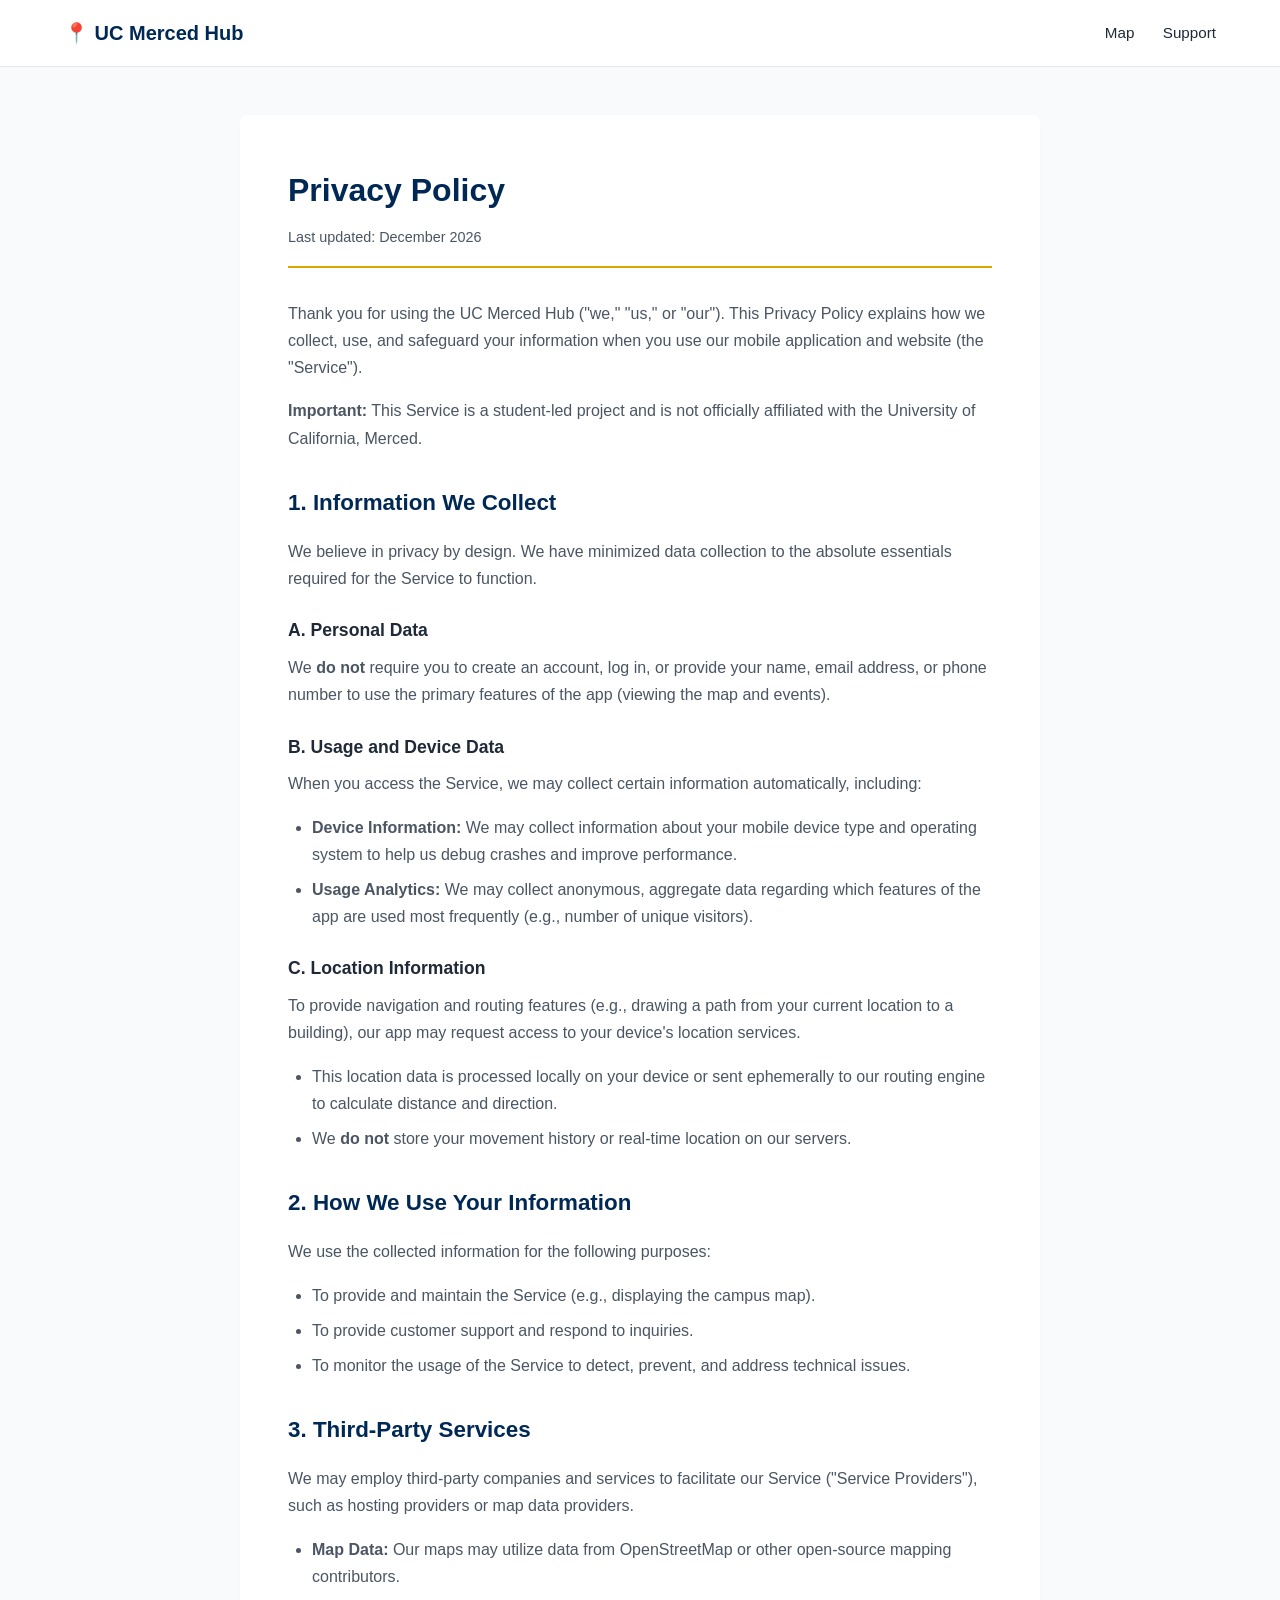
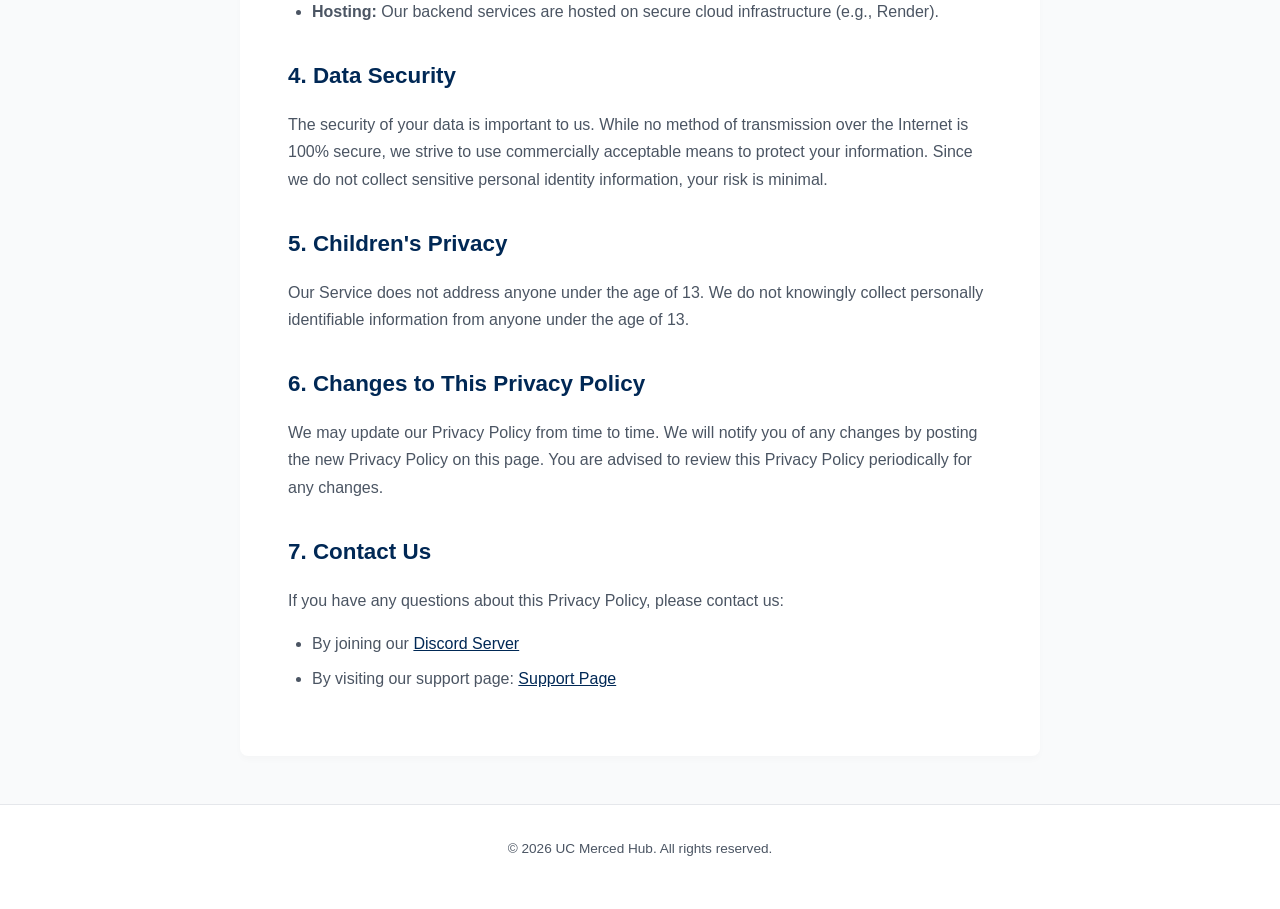
<file: privacy_policy/index.html>
<!DOCTYPE html>
<html lang="en">
<head>
    <meta charset="UTF-8">
    <meta name="viewport" content="width=device-width, initial-scale=1.0">
    <title>Privacy Policy - UC Merced Hub</title>
    <style>
        :root {
            /* Branding Colors */
            --primary-blue: #002855;
            --primary-gold: #DAA900;
            --text-dark: #1f2937;
            --text-light: #4b5563;
            --bg-body: #f9fafb;
            --white: #ffffff;
            --border-color: #e5e7eb;
        }

        * {
            margin: 0;
            padding: 0;
            box-sizing: border-box;
            font-family: -apple-system, BlinkMacSystemFont, "Segoe UI", Roboto, Helvetica, Arial, sans-serif;
        }

        body {
            background-color: var(--bg-body);
            color: var(--text-dark);
            line-height: 1.7;
            display: flex;
            flex-direction: column;
            min-height: 100vh;
        }

        /* --- Navigation --- */
        nav {
            background-color: var(--white);
            border-bottom: 1px solid var(--border-color);
            padding: 1rem 5%;
            display: flex;
            justify-content: space-between;
            align-items: center;
            position: sticky;
            top: 0;
            z-index: 100;
        }

        .nav-logo {
            font-weight: 700;
            font-size: 1.25rem;
            color: var(--primary-blue);
            text-decoration: none;
        }

        .nav-links a {
            color: var(--text-dark);
            text-decoration: none;
            margin-left: 1.5rem;
            font-size: 0.95rem;
            transition: color 0.2s;
        }

        .nav-links a:hover {
            color: var(--primary-blue);
        }

        /* --- Policy Container --- */
        .container {
            max-width: 800px;
            margin: 3rem auto;
            background: var(--white);
            padding: 3rem;
            border-radius: 8px;
            box-shadow: 0 4px 6px rgba(0,0,0,0.02);
            width: 90%;
        }

        h1 {
            font-size: 2rem;
            color: var(--primary-blue);
            margin-bottom: 0.5rem;
        }

        .last-updated {
            color: var(--text-light);
            font-size: 0.9rem;
            margin-bottom: 2rem;
            display: block;
            border-bottom: 2px solid var(--primary-gold);
            padding-bottom: 1rem;
            width: 100%;
        }

        h2 {
            font-size: 1.4rem;
            color: var(--primary-blue);
            margin-top: 2rem;
            margin-bottom: 1rem;
        }

        h3 {
            font-size: 1.1rem;
            margin-top: 1.5rem;
            margin-bottom: 0.5rem;
            color: var(--text-dark);
        }

        p {
            margin-bottom: 1rem;
            color: var(--text-light);
        }

        ul {
            margin-left: 1.5rem;
            margin-bottom: 1rem;
            color: var(--text-light);
        }

        li {
            margin-bottom: 0.5rem;
        }

        a {
            color: var(--primary-blue);
            text-decoration: underline;
        }

        /* --- Footer --- */
        footer {
            background-color: var(--white);
            padding: 2rem 5%;
            text-align: center;
            border-top: 1px solid var(--border-color);
            margin-top: auto;
            font-size: 0.85rem;
            color: var(--text-light);
        }

        /* Mobile Adjustments */
        @media (max-width: 600px) {
            .container { padding: 1.5rem; margin: 1.5rem auto; }
            h1 { font-size: 1.75rem; }
            nav { padding: 1rem; }
        }
    </style>
</head>
<body>

    <nav>
        <a href="https://campusmap.ucmercedhub.com" class="nav-logo">
            📍 UC Merced Hub
        </a>
        <div class="nav-links">
            <a href="https://campusmap.ucmercedhub.com">Map</a>
            <a href="https://campusmap.ucmercedhub.com/support">Support</a>
        </div>
    </nav>

    <div class="container">
        <h1>Privacy Policy</h1>
        <span class="last-updated" id="date-display">Last updated: February 2026</span>

        <p>
            Thank you for using the UC Merced Hub ("we," "us," or "our"). This Privacy Policy explains how we collect, use, and safeguard your information when you use our mobile application and website (the "Service").
        </p>
        <p>
            <strong>Important:</strong> This Service is a student-led project and is not officially affiliated with the University of California, Merced.
        </p>

        <h2>1. Information We Collect</h2>
        <p>We believe in privacy by design. We have minimized data collection to the absolute essentials required for the Service to function.</p>

        <h3>A. Personal Data</h3>
        <p>
            We <strong>do not</strong> require you to create an account, log in, or provide your name, email address, or phone number to use the primary features of the app (viewing the map and events).
        </p>

        <h3>B. Usage and Device Data</h3>
        <p>
            When you access the Service, we may collect certain information automatically, including:
        </p>
        <ul>
            <li><strong>Device Information:</strong> We may collect information about your mobile device type and operating system to help us debug crashes and improve performance.</li>
            <li><strong>Usage Analytics:</strong> We may collect anonymous, aggregate data regarding which features of the app are used most frequently (e.g., number of unique visitors).</li>
        </ul>

        <h3>C. Location Information</h3>
        <p>
            To provide navigation and routing features (e.g., drawing a path from your current location to a building), our app may request access to your device's location services.
        </p>
        <ul>
            <li>This location data is processed locally on your device or sent ephemerally to our routing engine to calculate distance and direction.</li>
            <li>We <strong>do not</strong> store your movement history or real-time location on our servers.</li>
        </ul>

        <h2>2. How We Use Your Information</h2>
        <p>We use the collected information for the following purposes:</p>
        <ul>
            <li>To provide and maintain the Service (e.g., displaying the campus map).</li>
            <li>To provide customer support and respond to inquiries.</li>
            <li>To monitor the usage of the Service to detect, prevent, and address technical issues.</li>
        </ul>

        <h2>3. Third-Party Services</h2>
        <p>We may employ third-party companies and services to facilitate our Service ("Service Providers"), such as hosting providers or map data providers.</p>
        <ul>
            <li><strong>Map Data:</strong> Our maps may utilize data from OpenStreetMap or other open-source mapping contributors.</li>
            <li><strong>Hosting:</strong> Our backend services are hosted on secure cloud infrastructure (e.g., Render).</li>
        </ul>

        <h2>4. Data Security</h2>
        <p>
            The security of your data is important to us. While no method of transmission over the Internet is 100% secure, we strive to use commercially acceptable means to protect your information. Since we do not collect sensitive personal identity information, your risk is minimal.
        </p>

        <h2>5. Children's Privacy</h2>
        <p>
            Our Service does not address anyone under the age of 13. We do not knowingly collect personally identifiable information from anyone under the age of 13.
        </p>

        <h2>6. Changes to This Privacy Policy</h2>
        <p>
            We may update our Privacy Policy from time to time. We will notify you of any changes by posting the new Privacy Policy on this page. You are advised to review this Privacy Policy periodically for any changes.
        </p>

        <h2>7. Contact Us</h2>
        <p>If you have any questions about this Privacy Policy, please contact us:</p>
        <ul>
            <li>By joining our <a href="https://discord.gg/zuXadbnRH4">Discord Server</a></li>
            <li>By visiting our support page: <a href="https://campusmap.ucmercedhub.com/support">Support Page</a></li>
        </ul>
    </div>

    <footer>
        <p>&copy; 2026 UC Merced Hub. All rights reserved.</p>
    </footer>

    <script>
        // Automatically set the date to the current month/year
        const dateDisplay = document.getElementById('date-display');
        const now = new Date();
        const options = { year: 'numeric', month: 'long' };
        dateDisplay.innerText = `Last updated: ${now.toLocaleDateString('en-US', options)}`;
    </script>
</body>
</html>
</file>
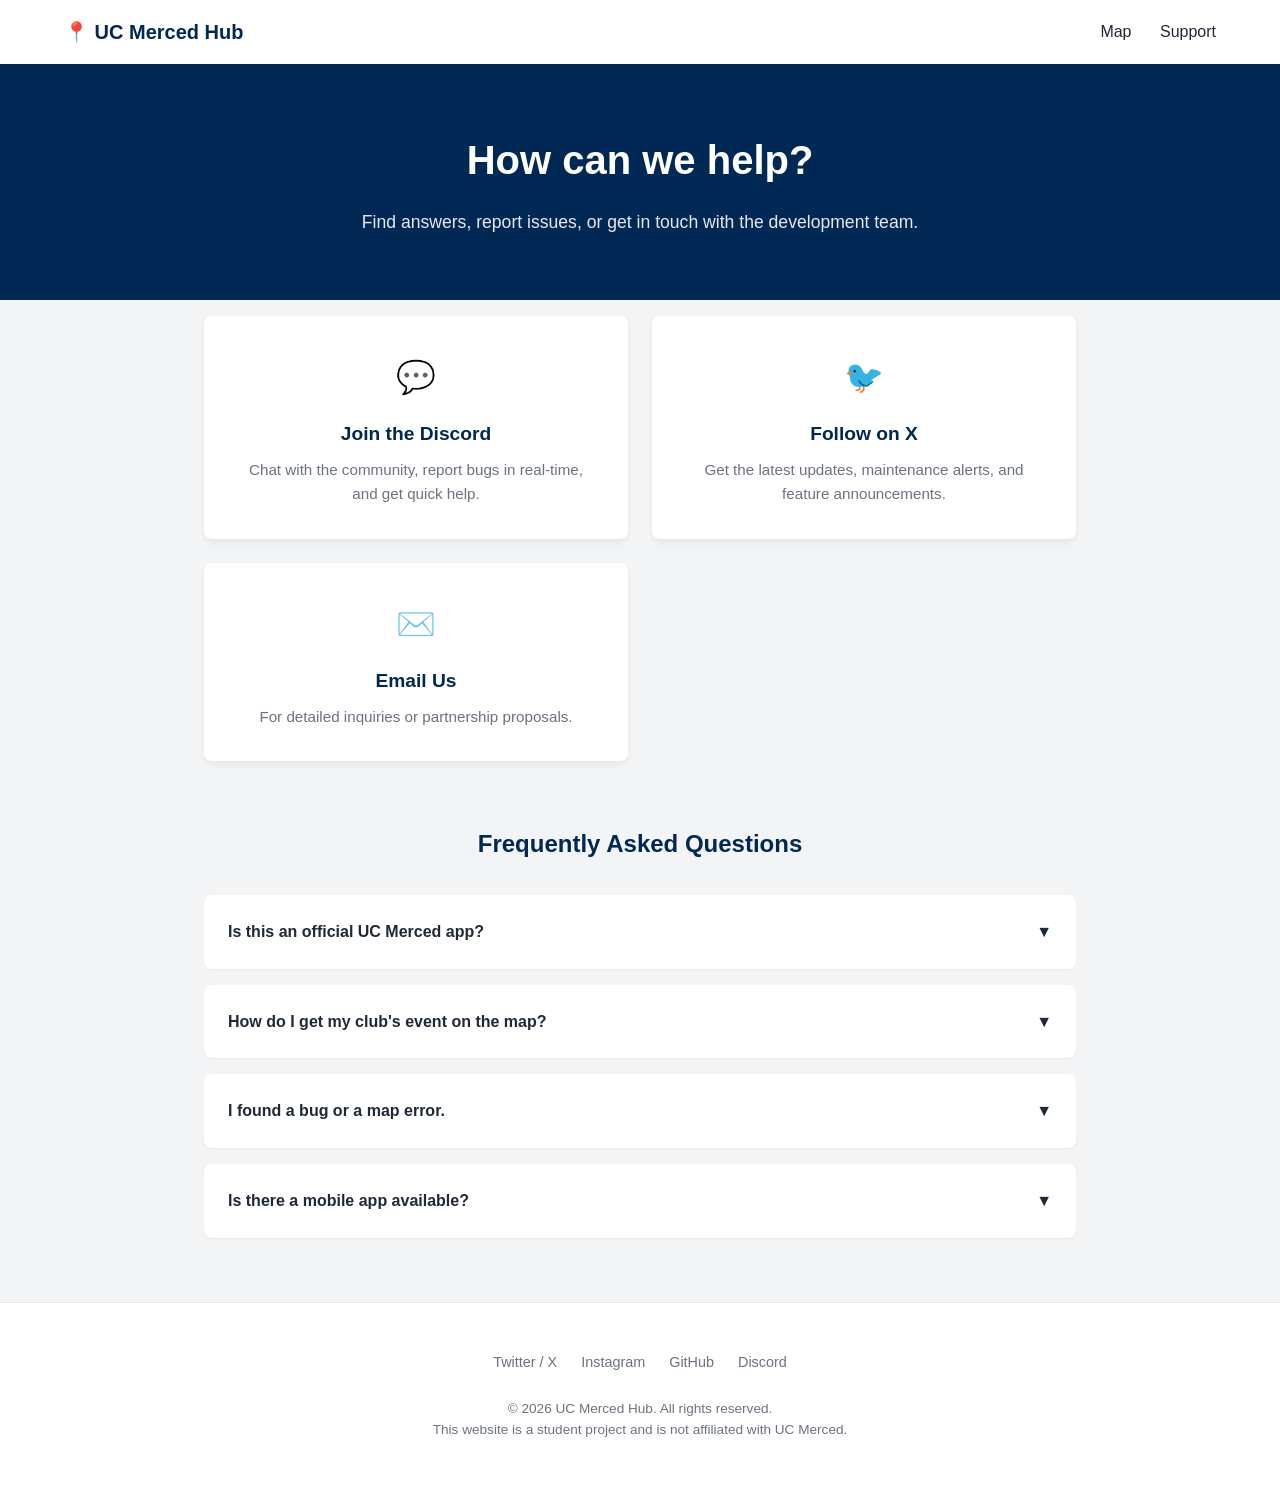
<file: support/index.html>
<!DOCTYPE html>
<html lang="en">
<head>
    <meta charset="UTF-8">
    <meta name="viewport" content="width=device-width, initial-scale=1.0">
    <title>Support - UC Merced Hub</title>
    <style>
        :root {
            /* UC Merced Inspired Colors */
            --primary-blue: #002855;
            --primary-gold: #DAA900;
            --secondary-blue: #004B87;
            --text-dark: #1f2937;
            --text-light: #6b7280;
            --bg-light: #f3f4f6;
            --white: #ffffff;
            --border-radius: 8px;
            --transition: all 0.3s ease;
        }

        * {
            margin: 0;
            padding: 0;
            box-sizing: border-box;
            font-family: -apple-system, BlinkMacSystemFont, "Segoe UI", Roboto, Helvetica, Arial, sans-serif;
        }

        body {
            background-color: var(--bg-light);
            color: var(--text-dark);
            line-height: 1.6;
            display: flex;
            flex-direction: column;
            min-height: 100vh;
        }

        /* --- Navigation --- */
        nav {
            background-color: var(--white);
            box-shadow: 0 1px 3px rgba(0,0,0,0.1);
            padding: 1rem 5%;
            display: flex;
            justify-content: space-between;
            align-items: center;
            position: sticky;
            top: 0;
            z-index: 100;
        }

        .nav-logo {
            font-weight: 700;
            font-size: 1.25rem;
            color: var(--primary-blue);
            text-decoration: none;
            display: flex;
            align-items: center;
            gap: 0.5rem;
        }

        .nav-links a {
            color: var(--text-dark);
            text-decoration: none;
            margin-left: 1.5rem;
            font-weight: 500;
            transition: var(--transition);
        }

        .nav-links a:hover {
            color: var(--primary-blue);
        }

        /* --- Hero Section --- */
        .hero {
            background-color: var(--primary-blue);
            color: var(--white);
            padding: 4rem 5%;
            text-align: center;
        }

        .hero h1 {
            font-size: 2.5rem;
            margin-bottom: 1rem;
        }

        .hero p {
            font-size: 1.1rem;
            opacity: 0.9;
            max-width: 600px;
            margin: 0 auto;
        }

        /* --- Main Content --- */
        main {
            flex: 1;
            padding: 3rem 5%;
            max-width: 1000px;
            margin: 0 auto;
            width: 100%;
        }

        /* --- Quick Links Grid --- */
        .support-grid {
            display: grid;
            grid-template-columns: repeat(auto-fit, minmax(280px, 1fr));
            gap: 1.5rem;
            margin-bottom: 4rem;
            margin-top: -2rem; /* Overlap hero slightly */
        }

        .support-card {
            background: var(--white);
            padding: 2rem;
            border-radius: var(--border-radius);
            box-shadow: 0 4px 6px rgba(0,0,0,0.05);
            text-align: center;
            transition: var(--transition);
            text-decoration: none;
            color: inherit;
            border-top: 4px solid transparent;
        }

        .support-card:hover {
            transform: translateY(-5px);
            box-shadow: 0 10px 15px rgba(0,0,0,0.1);
            border-top: 4px solid var(--primary-gold);
        }

        .icon {
            font-size: 2rem;
            margin-bottom: 1rem;
            display: block;
        }

        .card-title {
            font-weight: 700;
            font-size: 1.2rem;
            margin-bottom: 0.5rem;
            color: var(--primary-blue);
        }

        .card-desc {
            color: var(--text-light);
            font-size: 0.95rem;
        }

        /* --- FAQ Section --- */
        .faq-section h2 {
            text-align: center;
            margin-bottom: 2rem;
            color: var(--primary-blue);
        }

        .faq-item {
            background: var(--white);
            border-radius: var(--border-radius);
            margin-bottom: 1rem;
            box-shadow: 0 1px 2px rgba(0,0,0,0.05);
            overflow: hidden;
        }

        .faq-question {
            padding: 1.5rem;
            cursor: pointer;
            display: flex;
            justify-content: space-between;
            align-items: center;
            font-weight: 600;
            color: var(--text-dark);
        }

        .faq-question:hover {
            background-color: #f9fafb;
        }

        .faq-answer {
            padding: 0 1.5rem;
            max-height: 0;
            overflow: hidden;
            transition: max-height 0.3s ease-out, padding 0.3s ease;
            color: var(--text-light);
            line-height: 1.6;
        }

        .faq-item.active .faq-answer {
            padding-bottom: 1.5rem;
            max-height: 500px; /* Arbitrary large height */
        }

        .faq-toggle {
            transition: transform 0.3s ease;
        }

        .faq-item.active .faq-toggle {
            transform: rotate(180deg);
        }

        /* --- Footer --- */
        footer {
            background-color: var(--white);
            padding: 3rem 5%;
            text-align: center;
            border-top: 1px solid #e5e7eb;
            margin-top: auto;
        }

        .social-links {
            margin-bottom: 1.5rem;
            display: flex;
            justify-content: center;
            gap: 1.5rem;
        }

        .social-links a {
            color: var(--text-light);
            text-decoration: none;
            font-size: 0.9rem;
            transition: var(--transition);
        }

        .social-links a:hover {
            color: var(--primary-blue);
        }

        .footer-text {
            color: var(--text-light);
            font-size: 0.85rem;
            max-width: 600px;
            margin: 0 auto;
        }

        /* Mobile Adjustments */
        @media (max-width: 600px) {
            .hero h1 { font-size: 2rem; }
            .support-grid { margin-top: 1rem; }
        }
    </style>
</head>
<body>

    <nav>
        <a href="https://campusmap.ucmercedhub.com" class="nav-logo">
            📍 UC Merced Hub
        </a>
        <div class="nav-links">
            <a href="https://campusmap.ucmercedhub.com/events">Map</a>
            <a href="#">Support</a>
        </div>
    </nav>

    <section class="hero">
        <h1>How can we help?</h1>
        <p>Find answers, report issues, or get in touch with the development team.</p>
    </section>

    <main>
        <div class="support-grid">
            <a href="https://discord.gg/zuXadbnRH4" target="_blank" class="support-card">
                <span class="icon">💬</span>
                <div class="card-title">Join the Discord</div>
                <div class="card-desc">Chat with the community, report bugs in real-time, and get quick help.</div>
            </a>

            <a href="https://x.com/mapucmerced" target="_blank" class="support-card">
                <span class="icon">🐦</span>
                <div class="card-title">Follow on X</div>
                <div class="card-desc">Get the latest updates, maintenance alerts, and feature announcements.</div>
            </a>

            <a href="mailto:contact@ucmercedhub.com" class="support-card">
                <span class="icon">✉️</span>
                <div class="card-title">Email Us</div>
                <div class="card-desc">For detailed inquiries or partnership proposals.</div>
            </a>
        </div>

        <div class="faq-section">
            <h2>Frequently Asked Questions</h2>

            <div class="faq-item">
                <div class="faq-question">
                    Is this an official UC Merced app?
                    <span class="faq-toggle">▼</span>
                </div>
                <div class="faq-answer">
                    No. The UC Merced Events Map is a student-led project designed to help the campus community. We are not officially affiliated with the University of California, Merced administration.
                </div>
            </div>

            <div class="faq-item">
                <div class="faq-question">
                    How do I get my club's event on the map?
                    <span class="faq-toggle">▼</span>
                </div>
                <div class="faq-answer">
                    Currently, we aggregate public events from various campus sources. If you want to ensure your club's event is featured, please join our <a href="https://discord.gg/zuXadbnRH4">Discord server</a> and post in the requests channel, or DM us on Instagram.
                </div>
            </div>

            <div class="faq-item">
                <div class="faq-question">
                    I found a bug or a map error.
                    <span class="faq-toggle">▼</span>
                </div>
                <div class="faq-answer">
                    We appreciate your help! The fastest way to report a bug is via our Discord server in the #bug-reports channel. You can also message us on X (Twitter) or Instagram.
                </div>
            </div>

            <div class="faq-item">
                <div class="faq-question">
                    Is there a mobile app available?
                    <span class="faq-toggle">▼</span>
                </div>
                <div class="faq-answer">
                    Yes! We are currently working on an iOS application that will be available on the App Store soon. It will feature the interactive events map and walking directions.
                </div>
            </div>
        </div>
    </main>

    <footer>
        <div class="social-links">
            <a href="https://x.com/mapucmerced" target="_blank">Twitter / X</a>
            <a href="https://www.instagram.com/mapucmerced/" target="_blank">Instagram</a>
            <a href="https://github.com/herreraflavio/campusmap_frontend" target="_blank">GitHub</a>
            <a href="https://discord.gg/zuXadbnRH4" target="_blank">Discord</a>
        </div>
        <p class="footer-text">
            &copy; 2026 UC Merced Hub. All rights reserved.<br>
            This website is a student project and is not affiliated with UC Merced.
        </p>
    </footer>

    <script>
        // Simple Vanilla JS for Accordion Functionality
        document.addEventListener('DOMContentLoaded', () => {
            const faqItems = document.querySelectorAll('.faq-item');

            faqItems.forEach(item => {
                const question = item.querySelector('.faq-question');
                
                question.addEventListener('click', () => {
                    // Toggle current item
                    item.classList.toggle('active');

                    // Optional: Close other items (Accordion style)
                    faqItems.forEach(otherItem => {
                        if (otherItem !== item && otherItem.classList.contains('active')) {
                            otherItem.classList.remove('active');
                        }
                    });
                });
            });
        });
    </script>
</body>
</html>
</file>
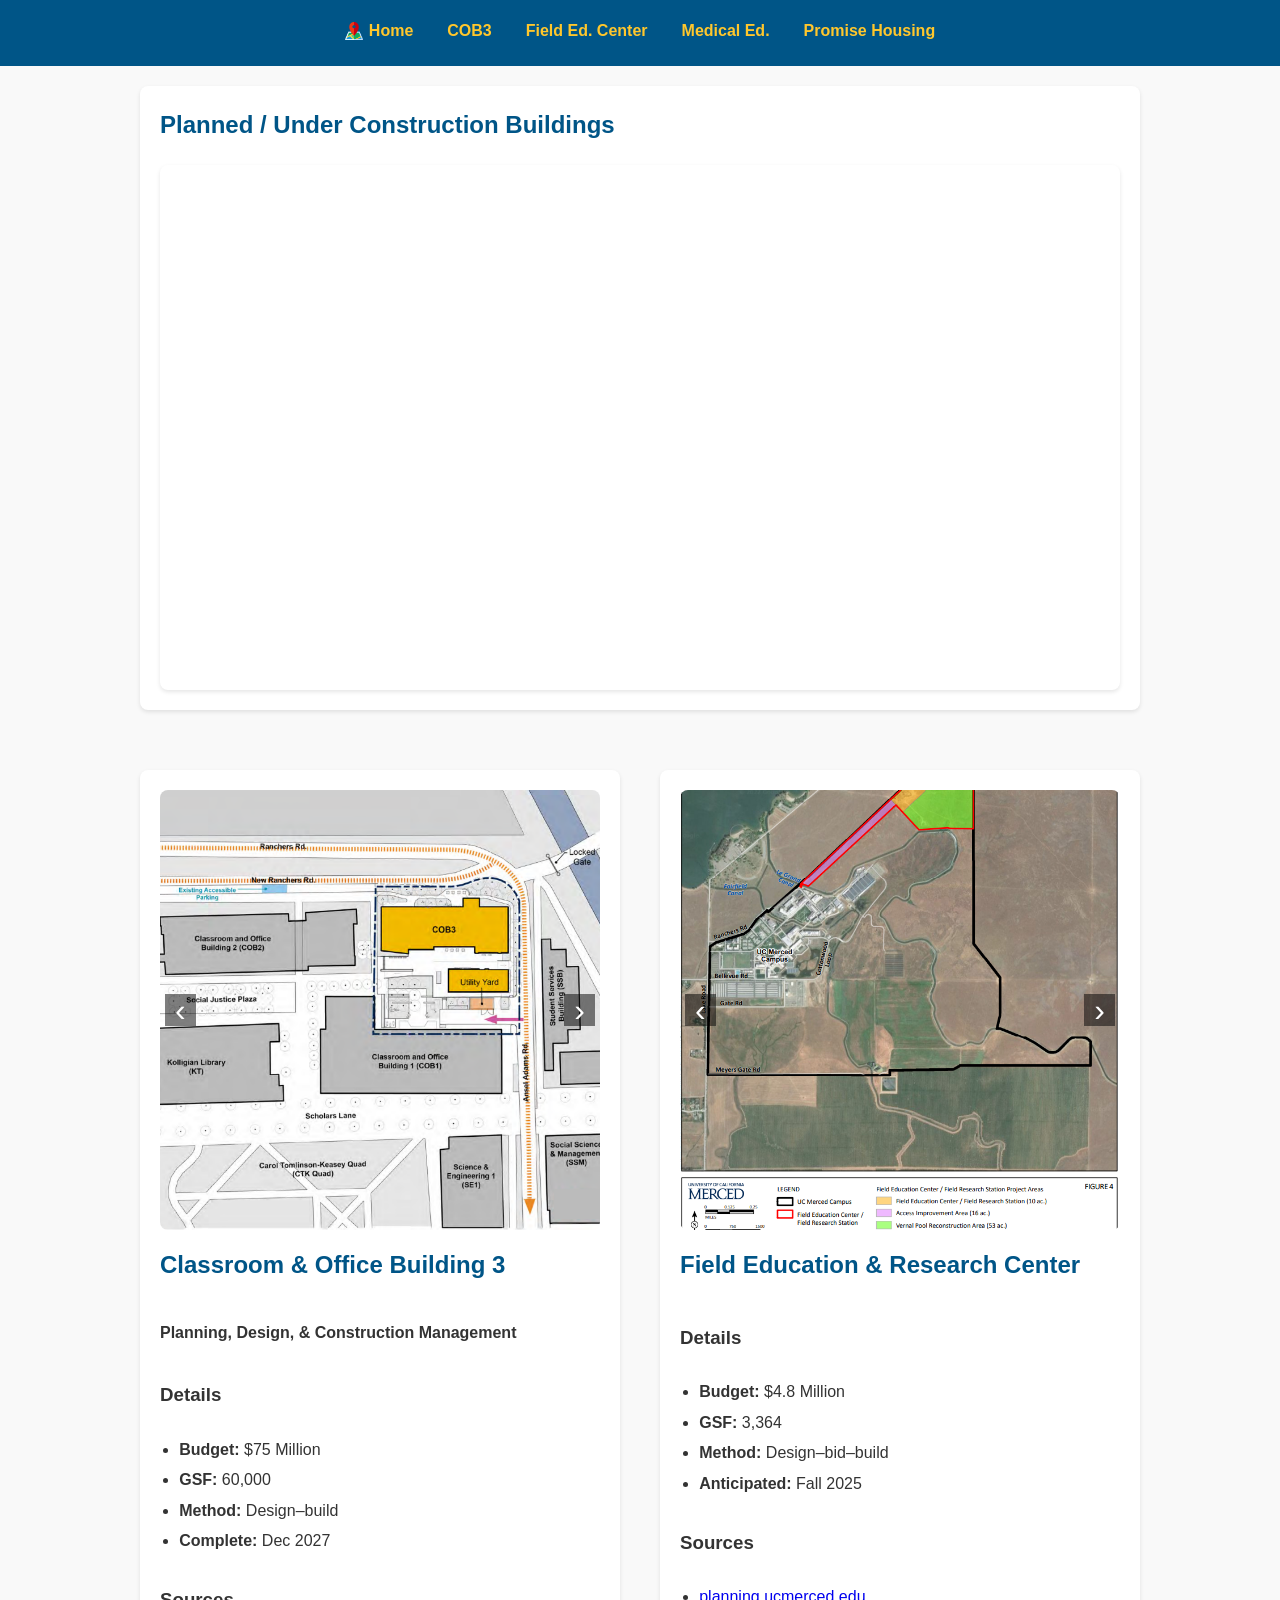
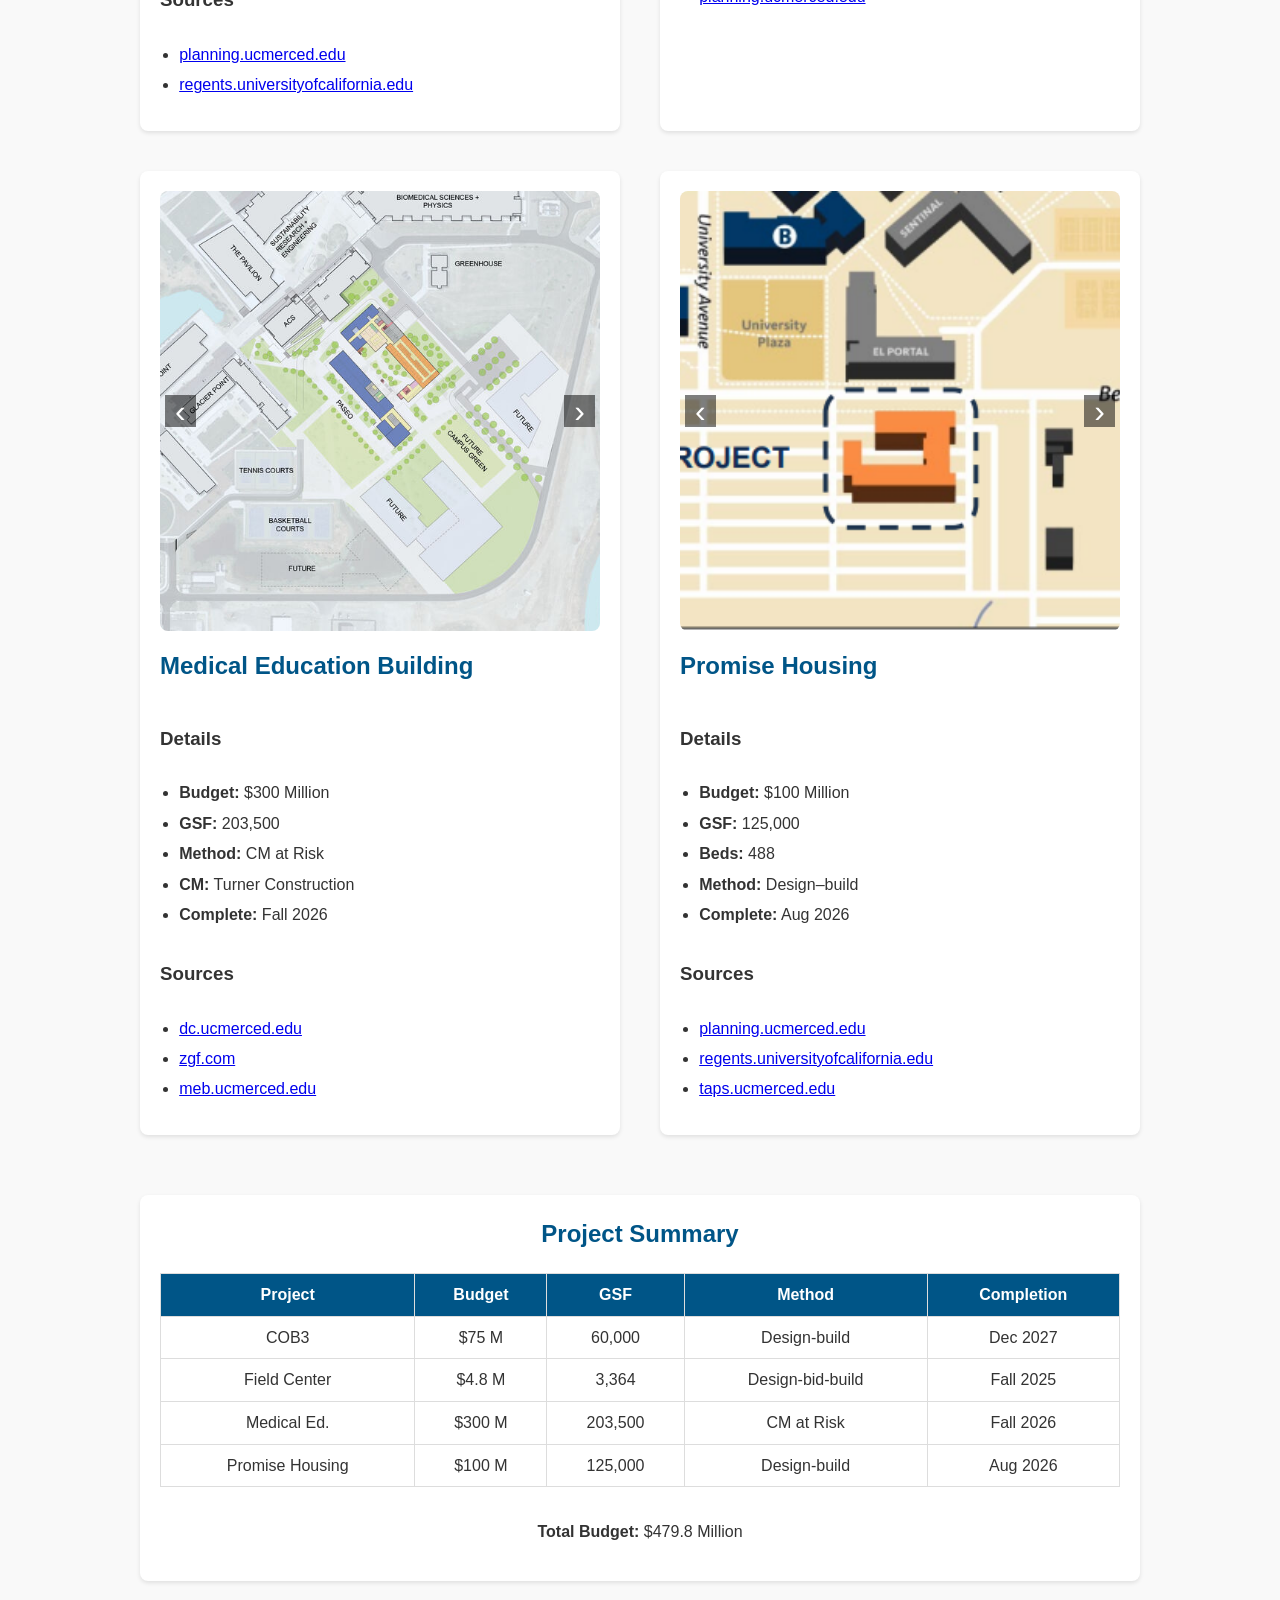
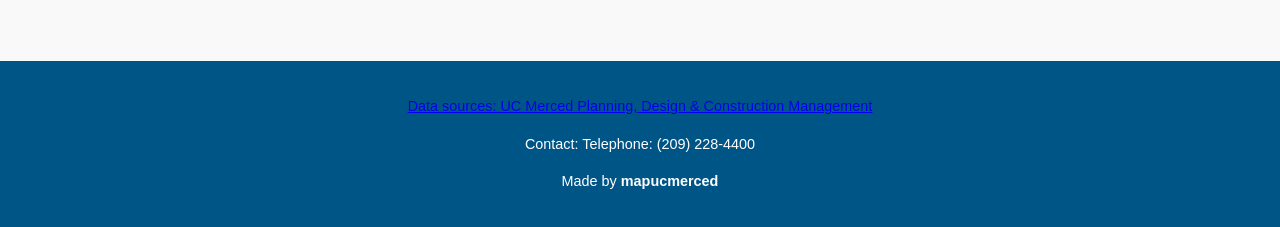
<file: maps/construction/construction.html>
<!DOCTYPE html>
<html lang="en">
  <head>
    <meta charset="UTF-8" />
    <meta name="viewport" content="width=device-width, initial-scale=1.0" />
    <title>UC Merced Major Projects</title>

<meta name="theme-color" content="#ffffff" />

    <meta
      name="description"
      content="A UC Merced-themed hub for interactive maps and campus insights, including real-time events, daily crime & fire logs, planned/under-construction projects, and residence halls."
    />
    <meta name="robots" content="index,follow" />

    <!-- Canonical URL (recommended) -->
    <link rel="canonical" href="https://campusmap.ucmercedhub.com/construction/" />

    <!-- Open Graph -->
    <meta property="og:type" content="website" />
    <meta property="og:title" content="UC Merced Interactive Construction Map" />
    <meta
      property="og:description"
      content="Explore UC Merced through interactive maps: events, daily crime & fire logs, planned/under-construction projects, and residence halls."
    />
    <meta property="og:url" content="https://campusmap.ucmercedhub.com/construction/" />

    <!-- IMPORTANT: must be an absolute, publicly accessible URL -->
    <meta
      property="og:image"
      content="https://campusmap.ucmercedhub.com/maps/images/ucm-maps-preview-2.jpg"
    />
    <!-- Optional but helps some scrapers -->
    <meta
      property="og:image:secure_url"
      content="https://campusmap.ucmercedhub.com/maps/images/ucm-maps-preview-2.jpg"
    />
    <meta property="og:image:width" content="1200" />
    <meta property="og:image:height" content="630" />
    <meta property="og:image:alt" content="UC Merced Interactive Construction Map preview image" />

    <!-- Twitter Cards -->
    <meta name="twitter:card" content="summary_large_image" />
    <meta name="twitter:title" content="UC Merced Interactive Construction Map" />
    <meta
      name="twitter:description"
      content="Explore UC Merced through interactive maps: events, daily crime & fire logs, planned/under-construction projects, and residence halls."
    />
    <meta
      name="twitter:image"
      content="https://campusmap.ucmercedhub.com/maps/images/ucm-maps-preview-2.jpg"
    />
    <meta property="og:image" content="https://campusmap.ucmercedhub.com/maps/images/ucm-maps-preview-2.jpg">
    <meta name="twitter:image:alt" content="UC Merced Interactive Construction Map preview image" />
    
    <style>
      :root {
        --ucm-blue: #005587;
        --ucm-gold: #ffc72c;
        --text-dark: #333;
        --bg-light: #f9f9f9;
      }

      /* Force light mode in dark schemes */
      @media (prefers-color-scheme: dark) {
        html,
        body {
          background: var(--bg-light) !important;
          color: var(--text-dark) !important;
        }
        nav {
          background: var(--ucm-blue) !important;
        }
        nav a {
          color: var(--ucm-gold) !important;
        }
        a {
          color: var(--ucm-gold);
        }

        section li a {
          color: var(--ucm-blue) !important;
        }
        section {
          background: white !important;
        }
        .summary-table th {
          background: var(--ucm-blue) !important;
          color: white !important;
        }
        footer {
          background: var(--ucm-blue) !important;
          color: white !important;
        }
      }

      html {
        scroll-behavior: smooth;
      }
      body {
        margin: 0;
        font-family: Arial, sans-serif;
        color: var(--text-dark);
        background: var(--bg-light);
        line-height: 1.6;
      }

      /* Navigation */
      nav {
        position: sticky;
        top: 0;
        background: var(--ucm-blue);
        padding: 10px;
        z-index: 1000;
        /* Flex layout for centering */
        display: flex;
        align-items: center;
        justify-content: center;
      }
      nav ul {
        list-style: none;
        margin: 0;
        padding: 0;
        display: flex;
        justify-content: center;
        flex-wrap: wrap;
        align-items: center;
        gap: 10px;
      }
      nav a {
        color: var(--ucm-gold);
        text-decoration: none;
        font-weight: bold;
        padding: 8px 12px;
        /* Flexbox for icon + text alignment */
        display: flex;
        align-items: center;
        gap: 6px;
      }
      nav a:hover {
        text-decoration: underline;
      }

      /* Home Icon Style */
      .home-icon {
        width: 18px;
        height: 18px;
        display: block;
      }

      .container {
        max-width: 1000px;
        margin: 0 auto;
        padding: 20px;
      }

      /* Responsive grid */
      .projects-grid {
        display: grid;
        grid-template-columns: 1fr;
        gap: 40px;
      }
      @media (min-width: 768px) {
        .projects-grid {
          grid-template-columns: repeat(2, 1fr);
        }
      }
      section {
        background: white;
        padding: 20px;
        border-radius: 8px;
        box-shadow: 0 2px 4px rgba(0, 0, 0, 0.1);
        display: flex;
        flex-direction: column;
      }
      h2 {
        color: var(--ucm-blue);
        margin-top: 0;
      }
      ul {
        padding-left: 1.2em;
        margin: 0.5em 0;
      }
      li {
        margin-bottom: 0.3em;
      }

      /* Map */
      .map-container {
        margin-bottom: 60px;
      }
      .map-container iframe {
        width: 100%;
        min-width: 350px;
        min-height: 525px;
        border: none;
        border-radius: 8px;
        box-shadow: 0 2px 4px rgba(0, 0, 0, 0.1);
      }

      /* Slideshow */
      .slideshow {
        position: relative;
        width: 100%;
        max-width: 500px;
        aspect-ratio: 1 / 1;
        margin-bottom: 1em;
        overflow: hidden;
        border-radius: 8px;
      }
      .slideshow img {
        width: 100%;
        height: 100%;
        object-fit: cover;
        display: none;
      }
      .slideshow img.active {
        display: block;
      }
      .slide-btn {
        position: absolute;
        top: 50%;
        transform: translateY(-50%);
        background: rgba(0, 0, 0, 0.5);
        color: white;
        border: none;
        font-size: 2em;
        padding: 0 10px;
        cursor: pointer;
        z-index: 10;
        line-height: 1;
      }
      .slide-btn.left {
        left: 5px;
      }
      .slide-btn.right {
        right: 5px;
      }

      /* Summary table */
      .summary {
        margin: 60px 0;
        text-align: center;
      }
      .table-wrapper {
        overflow-x: auto;
      }
      .summary-table {
        width: 100%;
        border-collapse: collapse;
        margin-bottom: 1em;
      }
      .summary-table th,
      .summary-table td {
        border: 1px solid #ddd;
        padding: 8px;
        text-align: center;
      }
      .summary-table th {
        background: var(--ucm-blue);
        color: white;
      }

      footer {
        background: var(--ucm-blue);
        color: white;
        text-align: center;
        padding: 20px;
        font-size: 0.9em;
      }
    </style>
  </head>

  <body>
    <nav>
      <ul>
        <li>
          <a href="/">
            <img
              src="/maps/images/map.png"
              alt=""
              class="home-icon"
            />
            Home
          </a>
        </li>
        <li><a href="#cob3">COB3</a></li>
        <li><a href="#field-center">Field Ed. Center</a></li>
        <li><a href="#med-ed">Medical Ed.</a></li>
        <li><a href="#promise-housing">Promise Housing</a></li>
      </ul>
    </nav>

    <div class="container">
      <section id="map" class="map-container">
        <h2>Planned / Under Construction Buildings</h2>
        <iframe
          src="https://mapbuilder.ucmercedhub.com/share/68e3733d91959016b8079118"
          allowfullscreen
        ></iframe>
      </section>

      <div class="projects-grid">
        <section id="cob3">
          <div class="slideshow" data-id="cob3"></div>
          <h2>Classroom &amp; Office Building 3</h2>
          <p>
            <strong>Planning, Design, &amp; Construction Management</strong>
          </p>
          <h3>Details</h3>
          <ul>
            <li><strong>Budget:</strong> $75 Million</li>
            <li><strong>GSF:</strong> 60,000</li>
            <li><strong>Method:</strong> Design–build</li>
            <li><strong>Complete:</strong> Dec 2027</li>
          </ul>
          <h3>Sources</h3>
          <ul>
            <li>
              <a
                href="https://planning.ucmerced.edu/sites/g/files/ufvvjh1431/f/page/documents/ucmercedcobiii_addendum_final_20250227.pdf"
                >planning.ucmerced.edu</a
              >
            </li>
            <li>
              <a
                href="https://regents.universityofcalifornia.edu/regmeet/mar24/f4.pdf"
                >regents.universityofcalifornia.edu</a
              >
            </li>
          </ul>
        </section>

        <section id="field-center">
          <div class="slideshow" data-id="field-center"></div>
          <h2>Field Education &amp; Research Center</h2>
          <h3>Details</h3>
          <ul>
            <li><strong>Budget:</strong> $4.8 Million</li>
            <li><strong>GSF:</strong> 3,364</li>
            <li><strong>Method:</strong> Design–bid–build</li>
            <li><strong>Anticipated:</strong> Fall 2025</li>
          </ul>
          <h3>Sources</h3>
          <ul>
            <li>
              <a
                href="https://planning.ucmerced.edu/sites/g/files/ufvvjh1431/f/page/documents/uc_merced_field_education_center_eir_addendum_01312023.pdf"
                >planning.ucmerced.edu</a
              >
            </li>
          </ul>
        </section>

        <section id="med-ed">
          <div class="slideshow" data-id="med-ed"></div>
          <h2>Medical Education Building</h2>
          <h3>Details</h3>
          <ul>
            <li><strong>Budget:</strong> $300 Million</li>
            <li><strong>GSF:</strong> 203,500</li>
            <li><strong>Method:</strong> CM at Risk</li>
            <li><strong>CM:</strong> Turner Construction</li>
            <li><strong>Complete:</strong> Fall 2026</li>
          </ul>
          <h3>Sources</h3>
          <ul>
            <li>
              <a
                href="https://dc.ucmerced.edu/medical-education-building/sitelocation"
                >dc.ucmerced.edu</a
              >
            </li>
            <li>
              <a
                href="https://www.zgf.com/work/7973-university-of-california-merced-medical-education-building"
                >zgf.com</a
              >
            </li>
            <li><a href="https://meb.ucmerced.edu/">meb.ucmerced.edu</a></li>
          </ul>
        </section>

        <section id="promise-housing">
          <div class="slideshow" data-id="promise-housing"></div>
          <h2>Promise Housing</h2>
          <h3>Details</h3>
          <ul>
            <li><strong>Budget:</strong> $100 Million</li>
            <li><strong>GSF:</strong> 125,000</li>
            <li><strong>Beds:</strong> 488</li>
            <li><strong>Method:</strong> Design–build</li>
            <li><strong>Complete:</strong> Aug 2026</li>
          </ul>
          <h3>Sources</h3>
          <ul>
            <li>
              <a
                href="https://planning.ucmerced.edu/sites/g/files/ufvvjh1431/f/page/documents/ucm-mcc_housing_initial_study_dec2022_web_0.pdf"
                >planning.ucmerced.edu</a
              >
            </li>
            <li>
              <a
                href="https://regents.universityofcalifornia.edu/regmeet/jan25/f3.pdf"
                >regents.universityofcalifornia.edu</a
              >
            </li>
            <li>
              <a
                href="https://taps.ucmerced.edu/news/2025/promise-housing-parking-impact"
                >taps.ucmerced.edu</a
              >
            </li>
          </ul>
        </section>
      </div>

      <section class="summary">
        <h2>Project Summary</h2>
        <div class="table-wrapper">
          <table class="summary-table">
            <thead>
              <tr>
                <th>Project</th>
                <th>Budget</th>
                <th>GSF</th>
                <th>Method</th>
                <th>Completion</th>
              </tr>
            </thead>
            <tbody>
              <tr>
                <td>COB3</td>
                <td>$75 M</td>
                <td>60,000</td>
                <td>Design-build</td>
                <td>Dec 2027</td>
              </tr>
              <tr>
                <td>Field Center</td>
                <td>$4.8 M</td>
                <td>3,364</td>
                <td>Design-bid-build</td>
                <td>Fall 2025</td>
              </tr>
              <tr>
                <td>Medical Ed.</td>
                <td>$300 M</td>
                <td>203,500</td>
                <td>CM at Risk</td>
                <td>Fall 2026</td>
              </tr>
              <tr>
                <td>Promise Housing</td>
                <td>$100 M</td>
                <td>125,000</td>
                <td>Design-build</td>
                <td>Aug 2026</td>
              </tr>
            </tbody>
          </table>
        </div>
        <p><strong>Total Budget:</strong> $479.8 Million</p>
      </section>
    </div>

    <footer>
      <p>
        <a href="https://dc.ucmerced.edu/construction"
          >Data sources: UC Merced Planning, Design &amp; Construction
          Management</a
        >
      </p>
      <p>Contact: Telephone: (209) 228-4400</p>
      <p>Made by <strong>mapucmerced</strong></p>
    </footer>

    <script>
      const slides = {
        cob3: [
          "Classroom & Office Building 3.png",
          "Classroom & Office Building 3_2.png",
          "Classroom & Office Building 3_3.png",
          "Classroom & Office Building 3_4.png",
        ],
        "field-center": [
          "Field Education & Research Center.png",
          "Field Education & Research Center_2.png",
          "Field Education & Research Center_3.png",
          "Field Education & Research Center_4.png",
          "Field Education & Research Center_5.png",
        ],
        "med-ed": [
          "Medical Education Building.png",
          "Medical Education Building_2.png",
          "Medical Education Building_3.png",
          "Medical Education Building_4.png",
        ],
        "promise-housing": [
          "Promise Housing.png",
          "Promise Housing_2.png",
          "Promise Housing_3.png",
          "Promise Housing_4.png",
        ],
      };

      function createSlideshow(id, images) {
        const container = document.querySelector(`.slideshow[data-id="${id}"]`);
        let index = 0;
        const imgElems = images.map((src, i) => {
          const img = document.createElement("img");
          img.src ="/maps/construction/"+ src;
          img.alt = `${id}-slide-${i}`;
          if (i === 0) img.classList.add("active");
          container.appendChild(img);
          return img;
        });

        const makeBtn = (dir) => {
          const btn = document.createElement("button");
          btn.innerHTML = dir === "left" ? "‹" : "›";
          btn.className = `slide-btn ${dir}`;
          btn.addEventListener("click", () => {
            imgElems[index].classList.toggle("active", false);
            index =
              dir === "left"
                ? (index - 1 + imgElems.length) % imgElems.length
                : (index + 1) % imgElems.length;
            imgElems[index].classList.toggle("active", true);
          });
          return btn;
        };

        container.append(makeBtn("left"), makeBtn("right"));
      }

      Object.entries(slides).forEach(([id, imgs]) => createSlideshow(id, imgs));


    </script>
  </body>
</html>
</file>
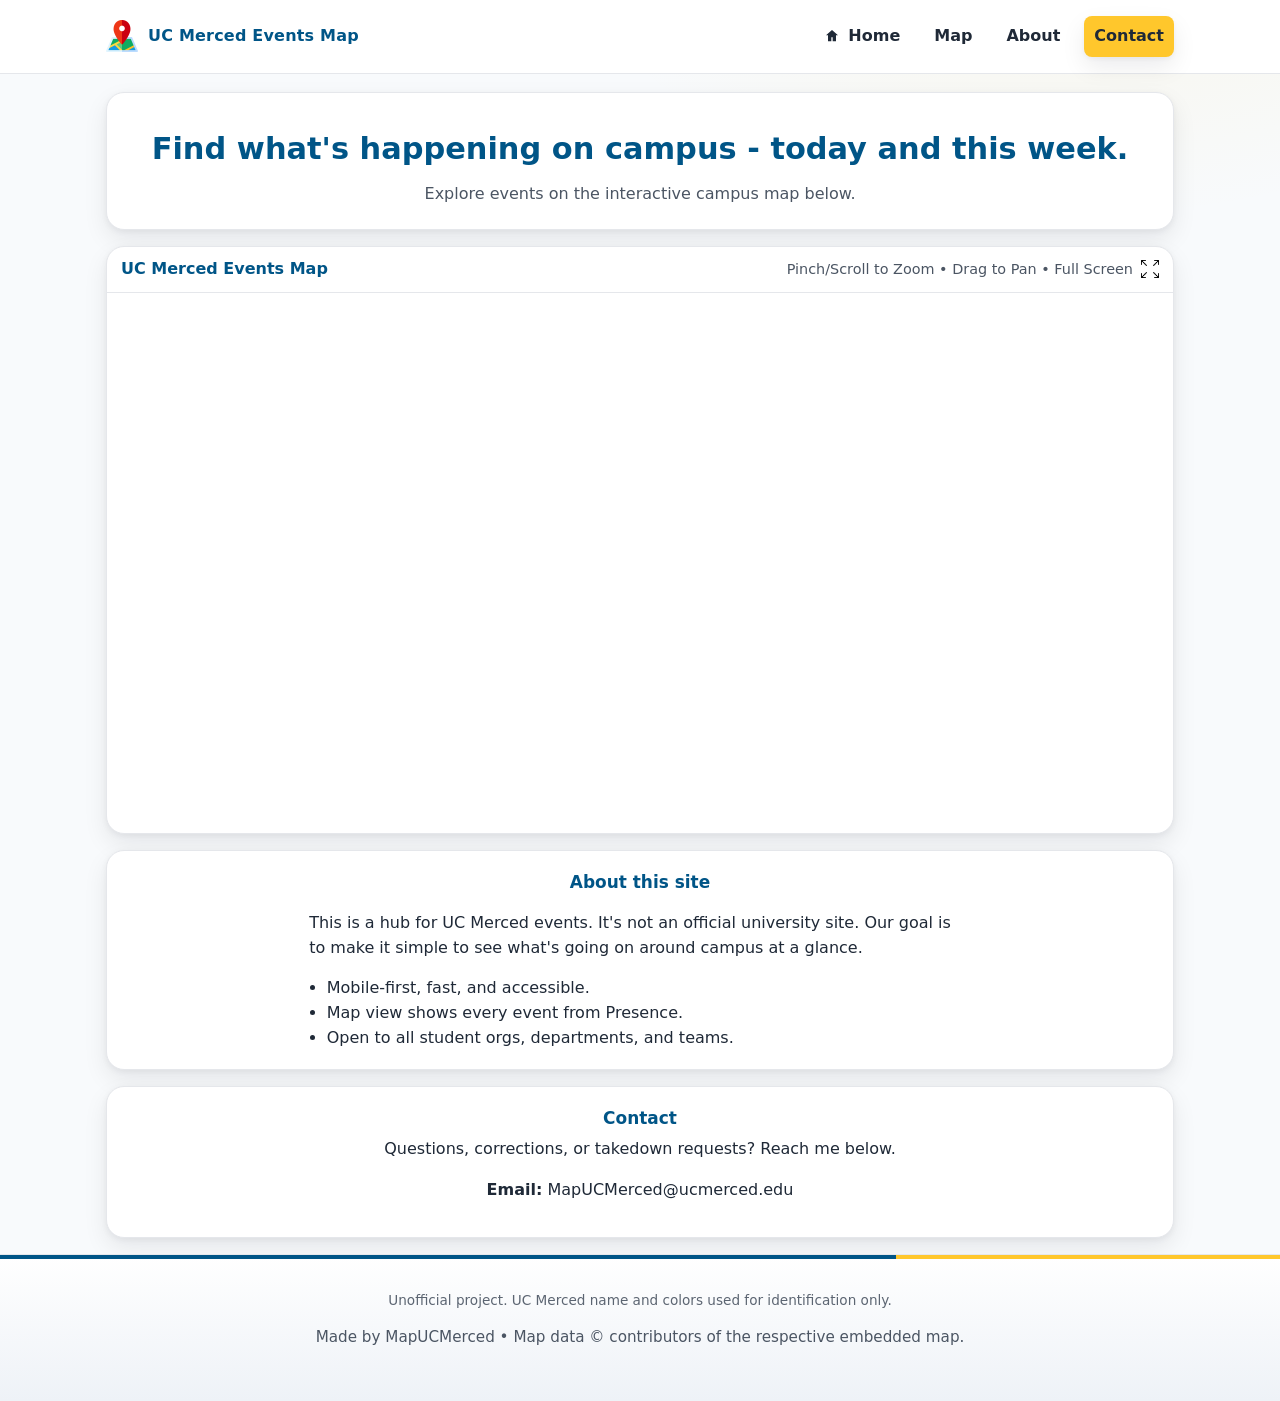
<file: maps/events/events.html>
<!DOCTYPE html>
<html lang="en">
  <head>
    <meta charset="utf-8" />
    <meta name="viewport" content="width=device-width, initial-scale=1" />

    <title>UC Merced Campus Events Map - CA </title>
    <meta name="theme-color" content="#ffffff" />

    <meta
      name="description"
      content="A UC Merced-themed hub for interactive maps and campus insights, including real-time events, daily crime & fire logs, planned/under-construction projects, and residence halls."
    />
    <meta name="robots" content="index,follow" />

    <!-- Canonical URL (recommended) -->
    <link rel="canonical" href="https://campusmap.ucmercedhub.com/events/" />

    <!-- Open Graph -->
    <meta property="og:type" content="website" />
    <meta property="og:title" content="UC Merced Interactive Events Map" />
    <meta
      property="og:description"
      content="Explore UC Merced through interactive maps: events, daily crime & fire logs, planned/under-construction projects, and residence halls."
    />
    <meta property="og:url" content="https://campusmap.ucmercedhub.com/events/" />

    <!-- IMPORTANT: must be an absolute, publicly accessible URL -->
    <meta
      property="og:image"
      content="https://campusmap.ucmercedhub.com/maps/images/ucm-maps-preview-2.jpg"
    />
    <!-- Optional but helps some scrapers -->
    <meta
      property="og:image:secure_url"
      content="https://campusmap.ucmercedhub.com/maps/images/ucm-maps-preview-2.jpg"
    />
    <meta property="og:image:width" content="1200" />
    <meta property="og:image:height" content="630" />
    <meta property="og:image:alt" content="UC Merced Interactive Events Map preview image" />

    <!-- Twitter Cards -->
    <meta name="twitter:card" content="summary_large_image" />
    <meta name="twitter:title" content="UC Merced Interactive Events Map" />
    <meta
      name="twitter:description"
      content="Explore UC Merced through interactive maps: events, daily crime & fire logs, planned/under-construction projects, and residence halls."
    />
    <meta
      name="twitter:image"
      content="https://campusmap.ucmercedhub.com/maps/images/ucm-maps-preview-2.jpg"
    />
    <meta property="og:image" content="https://campusmap.ucmercedhub.com/maps/images/ucm-maps-preview-2.jpg">
    <meta name="twitter:image:alt" content="UC Merced Interactive Events Map preview image" />
    
    <meta
      name="description"
      content="Browse real-time UC Merced events on an interactive campus map. Search locations, explore event details, and get turn-by-turn walking directions."
    />
    <meta name="robots" content="index,follow" />

    <!-- Canonical -->
    <link rel="canonical" href="https://campusmap.ucmercedhub.com/events" />

    <!-- Open Graph -->
    <meta property="og:type" content="website" />
    <meta property="og:site_name" content="UC Merced Campus Events Map" />
    <meta property="og:locale" content="en_US" />
    <meta property="og:title" content="UC Merced Campus Events Map" />
    <meta
      property="og:description"
      content="Browse real-time UC Merced events on an interactive campus map. Search locations, explore event details, and get turn-by-turn walking directions."
    />
    <meta property="og:url" content="https://campusmap.ucmercedhub.com/events" />

    <!-- Cross-domain preview image is OK -->
    <meta property="og:image" content="https://ucmercedhub.com/og-image.jpg" />
    <meta
      property="og:image:secure_url"
      content="https://ucmercedhub.com/og-image.jpg"
    />
    <meta property="og:image:type" content="image/jpeg" />
    <meta property="og:image:width" content="1200" />
    <meta property="og:image:height" content="630" />
    <meta
      property="og:image:alt"
      content="UC Merced Hub preview image"
    />

    <!-- Twitter Cards -->
    <meta name="twitter:card" content="summary_large_image" />
    <meta name="twitter:title" content="UC Merced Campus Events Map" />
    <meta
      name="twitter:description"
      content="Browse real-time UC Merced events on an interactive campus map. Search locations, explore event details, and get turn-by-turn walking directions."
    />
    <meta name="twitter:image" content="https://ucmercedhub.com/og-image.jpg" />
    <meta
      name="twitter:image:alt"
      content="UC Merced Hub preview image"
    />

    <link rel="icon" href="/maps/images/favicon.ico" />
    <link rel="apple-touch-icon" href="/apple-touch-icon.png" />

    <!-- Light mode only -->
    <style>
      :root {
        /* UC Merced palette */
        --ucm-blue: #005587;
        --ucm-gold: #ffc72c;
        /* UI tokens */
        --bg: #f8fafc;
        --surface: #ffffff;
        --ink: #1f2937;
        --muted: #4b5563;
        --border: #e5e7eb;
        --shadow: 0 10px 25px rgba(2, 6, 23, 0.08),
          0 2px 6px rgba(2, 6, 23, 0.05);
      }
      /* Force light even if user prefers dark */
      :root {
        color-scheme: light;
      }
      @media (prefers-color-scheme: dark) {
        html,
        body {
          background: var(--bg) !important;
          color: var(--ink) !important;
        }
      }

      *,
      *::before,
      *::after {
        box-sizing: border-box;
      }
      html {
        scroll-behavior: smooth;
      }
      body {
        margin: 0;
        font-family: ui-sans-serif, system-ui, -apple-system, Segoe UI, Roboto,
          Helvetica, Arial, "Apple Color Emoji", "Segoe UI Emoji";
        background: radial-gradient(
            1000px 700px at 85% -200px,
            rgba(255, 199, 44, 0.12),
            transparent 60%
          ),
          var(--bg);
        color: var(--ink);
        line-height: 1.55;
      }
      a {
        color: var(--ucm-blue);
        text-decoration: none;
      }
      a:hover {
        text-decoration: underline;
      }
      img {
        max-width: 100%;
        height: auto;
        display: block;
      }
      .container {
        max-width: 1100px;
        margin: 0 auto;
        padding: 0 max(16px, env(safe-area-inset-left)) 0
          max(16px, env(safe-area-inset-right));
      }

      /* Header (mobile-first, centered) */
      .site-header {
        position: sticky;
        top: 0;
        z-index: 50;
        background: var(--surface);
        border-bottom: 1px solid var(--border);
        backdrop-filter: saturate(160%) blur(8px);
      }
      .nav {
        display: grid;
        grid-template-columns: 1fr;
        justify-items: center;
        gap: 10px;
        align-items: center;
        padding: 14px 0;
        text-align: center;
      }
      .brand {
        display: flex;
        align-items: center;
        gap: 10px;
        font-weight: 800;
        letter-spacing: 0.2px;
        color: var(--ucm-blue);
      }
      .brand .logo {
        width: 32px;
        height: 32px;

        /* background: linear-gradient(135deg, var(--ucm-blue), #003d61); */
        background-image: url("/maps/images/map.png");
        background-size: cover;
        background-repeat: no-repeat;
        background-position: center;
        /* box-shadow: inset 0 0 0 2px #0b2234; */
      }

      .nav-home {
    display: inline-flex;
    align-items: center;
    gap: 8px;
  }

  .nav-home svg {
    width: 16px;
    height: 16px;
    display: block;
  }

      .nav-links {
        display: flex;
        gap: 10px;
        align-items: center;
        justify-content: center;
        flex-wrap: wrap;
      }
      .nav-links a {
        color: var(--ink);
        font-weight: 700;
        padding: 8px 10px;
        border-radius: 8px;
      }
      .nav-links a:hover {
        background: #eef2f7;
      }
      .btn {
        display: inline-flex;
        align-items: center;
        justify-content: center;
        gap: 8px;
        font-weight: 800;
        border-radius: 12px;
        padding: 10px 14px;
        border: none;
        cursor: pointer;
        box-shadow: var(--shadow);
        transition: transform 0.06s ease, box-shadow 0.15s ease;
      }
      .btn-primary {
        background: var(--ucm-gold);
        color: #102a43;
      }
      .btn-primary:hover {
        transform: translateY(-1px);
      }
      .btn-outline {
        background: #ffffff;
        border: 1px solid var(--border);
        color: var(--ucm-blue);
      }
      @media (min-width: 860px) {
        .nav {
          grid-template-columns: 1fr auto;
          justify-items: stretch;
          text-align: left;
          padding: 16px;
        }
        .nav-links {
          justify-content: flex-end;
          gap: 14px;
        }
      }

      /* Hero */
      .hero {
        margin: 18px 0 16px;
        background: var(--surface);
        border: 1px solid var(--border);
        border-radius: 18px;
        box-shadow: var(--shadow);
      }
      .hero-inner {
        padding: 22px;
        display: grid;
        gap: 10px;
        text-align: center;
      }
      .hero h1 {
        margin: 0;
        font-size: clamp(1.25rem, 3.5vw, 1.9rem);
        color: var(--ucm-blue);
      }
      .hero p {
        margin: 0;
        color: var(--muted);
      }
      .hero-actions {
        display: flex;
        gap: 10px;
        flex-wrap: wrap;
        margin-top: 4px;
        justify-content: center;
      }

      /* Map embed */
      .map-section {
        margin: 16px 0;
      }

      .map-card {
        background: var(--surface);
        border: 1px solid var(--border);
        border-radius: 18px;
        box-shadow: var(--shadow);
        overflow: hidden;

        /* Make header + iframe stack and let iframe fill */
        display: flex;
        flex-direction: column;
      }

      .map-header {
        display: flex;
        flex-direction: column;
        gap: 6px;
        justify-content: center;
        align-items: center;
        padding: 10px 14px;
        border-bottom: 1px solid var(--border);
        text-align: center;
        position: relative;
      }
      .map-title {
        font-weight: 800;
        color: var(--ucm-blue);
      }
      .map-embed {
        width: 100%;
        border: 0;
        display: block;

        /* Normal mode: nice default height */
        flex: 1;
        min-height: clamp(320px, 60vh, 680px);
      }
      @media (min-width: 900px) {
        .map-header {
          flex-direction: row;
          justify-content: space-between;
          text-align: left;
        }
      }

      /* ---------- FULLSCREEN MODE ---------- */

      body.fullscreen-open {
        overflow: hidden;
      }

      .map-section.fullscreen {
        position: fixed;
        inset: 0;
        margin: 0;
        padding: 0;
        width: 100vw;
        height: 100vh;
        z-index: 999;
        background: var(--surface);
      }

      .map-section.fullscreen .map-card {
        height: 100%;
        border-radius: 0; /* square corners in fullscreen */
      }

      .map-section.fullscreen .map-embed {
        min-height: 0;
        flex: 1; /* fill everything under header */
      }

      /* Info sections */
      .grid {
        display: grid;
        gap: 16px;
        grid-template-columns: 1fr;
        margin: 16px 0;
      }
      @media (min-width: 900px) {
        .grid {
          grid-template-columns: 2fr 1fr;
        }
      }
      .card {
        background: var(--surface);
        border: 1px solid var(--border);
        border-radius: 18px;
        box-shadow: var(--shadow);
        padding: 18px;
        margin-bottom: 16px;
      }
      .card h2 {
        margin: 0 0 6px;
        font-size: 1.06rem;
        color: var(--ucm-blue);
        text-align: center;
      }
      .card p,
      .card ul,
      .card ol {
        margin-left: auto;
        margin-right: auto;
        max-width: 65ch;
      }
      .list {
        padding-left: 1.1rem;
        margin: 0.2rem 0 0;
      }

      /* Contact card tweaks for centering */
      #contact.card {
        text-align: center;
      }

      /* Footer */
      footer {
        border-top: 1px solid var(--border);
        background: linear-gradient(0deg, #eef2f7, #ffffff);
        /* margin-top: 24px; */
      }
      .foot-inner {
        padding: 18px 0 36px;
        color: var(--muted);
        font-size: 0.95rem;
        text-align: center;
      }
      .disclaimer {
        font-size: 0.85rem;
        opacity: 0.9;
      }
      .ucm-bar {
        height: 4px;
        background: linear-gradient(
          90deg,
          var(--ucm-blue) 70%,
          var(--ucm-gold) 30%
        );
      }

      /* Accessibility */
      .sr-only {
        position: absolute;
        width: 1px;
        height: 1px;
        padding: 0;
        margin: -1px;
        overflow: hidden;
        clip: rect(0, 0, 0, 0);
        white-space: nowrap;
        border: 0;
      }
      .focus-ring:focus {
        outline: 3px solid rgba(0, 85, 135, 0.25);
        outline-offset: 2px;
        border-radius: 10px;
      }

      .full_screen_icon {
        width: 18px;
        height: 18px;
        display: block;
        margin-left: 8px;
        cursor: pointer;
      }

      .card-coming-soon {
        position: relative;
        overflow: hidden; /* keeps overlay nicely clipped to card radius */
      }

      .card-coming-soon::after {
        content: "Coming soon";
        position: absolute;
        inset: 0;
        background: rgba(15, 23, 42, 0.35);
        display: flex;
        align-items: center;
        justify-content: center;
        font-weight: 800;
        letter-spacing: 0.15em;
        text-transform: uppercase;
        font-size: 2.85rem;
        text-align: center;
        backdrop-filter: blur(1px);
        pointer-events: auto;
        color: white;
        text-shadow: -2px -2px 0 black, 2px -2px 0 black, -2px 2px 0 black,
          2px 2px 0 black;
      }
    </style>
  </head>

  <body>
    <header class="site-header">
      <div class="container nav">
        <div class="brand">
          <div class="logo" aria-hidden="true"></div>
          <div>UC Merced Events Map</div>
        </div>
        <nav class="nav-links" aria-label="Primary">
            <a href="/" class="nav-home focus-ring" aria-label="Home">
    <!-- inline home icon -->
    <svg viewBox="0 0 24 24" aria-hidden="true" focusable="false">
      <path
        fill="currentColor"
        d="M12 3l9 8h-3v9h-5v-6H11v6H6v-9H3l9-8z"
      />
    </svg>
    Home
  </a>
          <a href="#map-scroll-too">Map</a>

          <a href="#about">About</a>
          <a href="#contact" class="btn btn-primary">Contact</a>
        </nav>
      </div>
    </header>

    <main class="container">
      <!-- Hero -->
      <section class="hero" aria-labelledby="hero-title">
        <div class="hero-inner">
          <div id="map-scroll-too"></div>
          <h1 id="hero-title">
            Find what's happening on campus - today and this week.
          </h1>
          <p>Explore events on the interactive campus map below.</p>
        </div>
      </section>

      <!-- Map embed -->
      <section id="map" class="map-section" aria-labelledby="map-title">
        <div class="map-card">
          <div class="map-header">
            <div class="map-title" id="map-title">UC Merced Events Map</div>

            <div style="display: flex; align-items: center">
              <div style="color: var(--muted); font-size: 0.9rem">
                Pinch/Scroll to Zoom • Drag to Pan • Full Screen
              </div>

              <img src="/maps/images/fullscreen_icons/full_screen.png" id="full_screen_icon" class="full_screen_icon" onclick="fullScreen()" alt="Toggle fullscreen">
            </div>
          </div>
          <iframe class="map-embed" id="map-iframe" title="Embedded campus events map" src="https://mapbuilder.ucmercedhub.com/share/69011d808d37778a2881c809" loading="lazy" referrerpolicy="no-referrer-when-downgrade" allowfullscreen=""></iframe>
        </div>
      </section>

      <!-- Info + Submit -->
      <section class="card" id="about" aria-labelledby="about-title">
        <h2 id="about-title">About this site</h2>
        <p>
          This is a hub for UC Merced events. It's not an official university
          site. Our goal is to make it simple to see what's going on around
          campus at a glance.
        </p>
        <ul class="list">
          <li>Mobile-first, fast, and accessible.</li>
          <li>Map view shows every event from Presence.</li>
          <li>Open to all student orgs, departments, and teams.</li>
        </ul>
      </section>

      <!-- Contact -->
      <section id="contact" class="card" aria-labelledby="contact-title">
        <h2 id="contact-title">Contact</h2>
        <p style="text-align: center; max-width: 60ch; margin: 0 auto 6px">
          Questions, corrections, or takedown requests? Reach me below.
        </p>
        <p style="text-align: center">
          <strong>Email:</strong> MapUCMerced@ucmerced.edu
        </p>
      </section>
    </main>

    <footer>
      <div class="ucm-bar"></div>
      <div class="container foot-inner">
        <p class="disclaimer">
          Unofficial project. UC Merced name and colors used for identification
          only.
        </p>
        <p>
          Made by MapUCMerced • Map data © contributors of the respective
          embedded map.
        </p>
      </div>
    </footer>

    <script>
      let isInFullScreen = false;

      function fullScreen() {
        const mapSection = document.getElementById("map");
        const icon = document.getElementById("full_screen_icon");

        isInFullScreen = !isInFullScreen;

        if (isInFullScreen) {
          mapSection.classList.add("fullscreen");
          document.body.classList.add("fullscreen-open");
          icon.src = "/maps/images/fullscreen_icons/exit_full_screen.png";
          window.scrollTo(0, 0);
        } else {
          mapSection.classList.remove("fullscreen");
          document.body.classList.remove("fullscreen-open");
          icon.src = "/maps/images/fullscreen_icons/full_screen.png";
          window.scrollTo("#map-scroll-too");
        }
      }
    </script>
  

</body></html>
</file>
